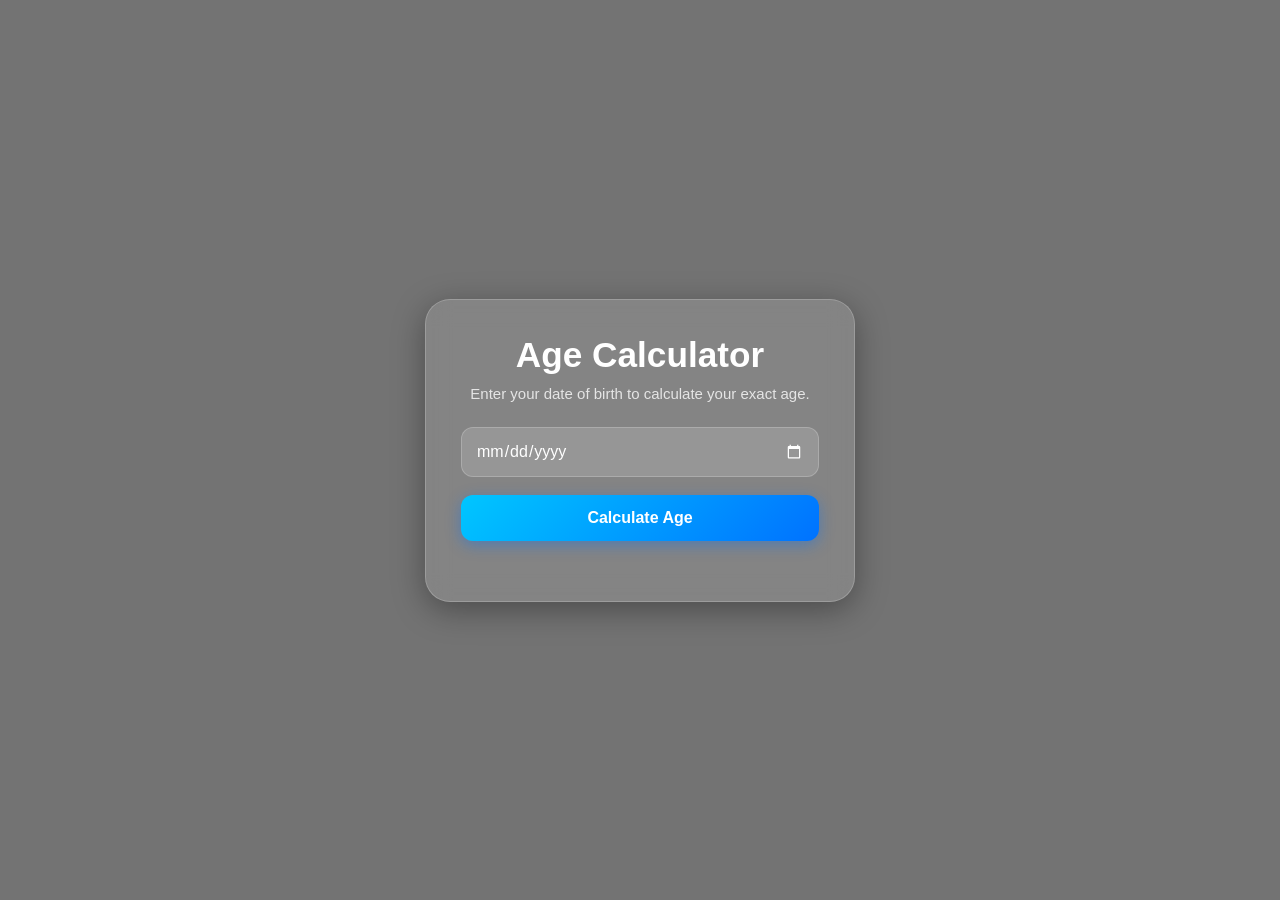
<file: codeAlpha_AgeCalculator/index.html>
<html lang="en">
<head>
    <meta charset="UTF-8">
    <meta name="viewport" content="width=device-width, initial-scale=1.0">
    <title>Age Calculator</title>
    <link rel="stylesheet" href="style.css">
</head>
<body>

    <div class="container">
        <div class="card">
            <h1>Age Calculator</h1>
            <p>Enter your date of birth to calculate your exact age.</p>

            <input type="date" id="dob">
            <button onclick="calculateAge()">Calculate Age</button>

            <div id="result"></div>
        </div>
    </div>

    <script src="script.js"></script>
</body>
</html>
</file>
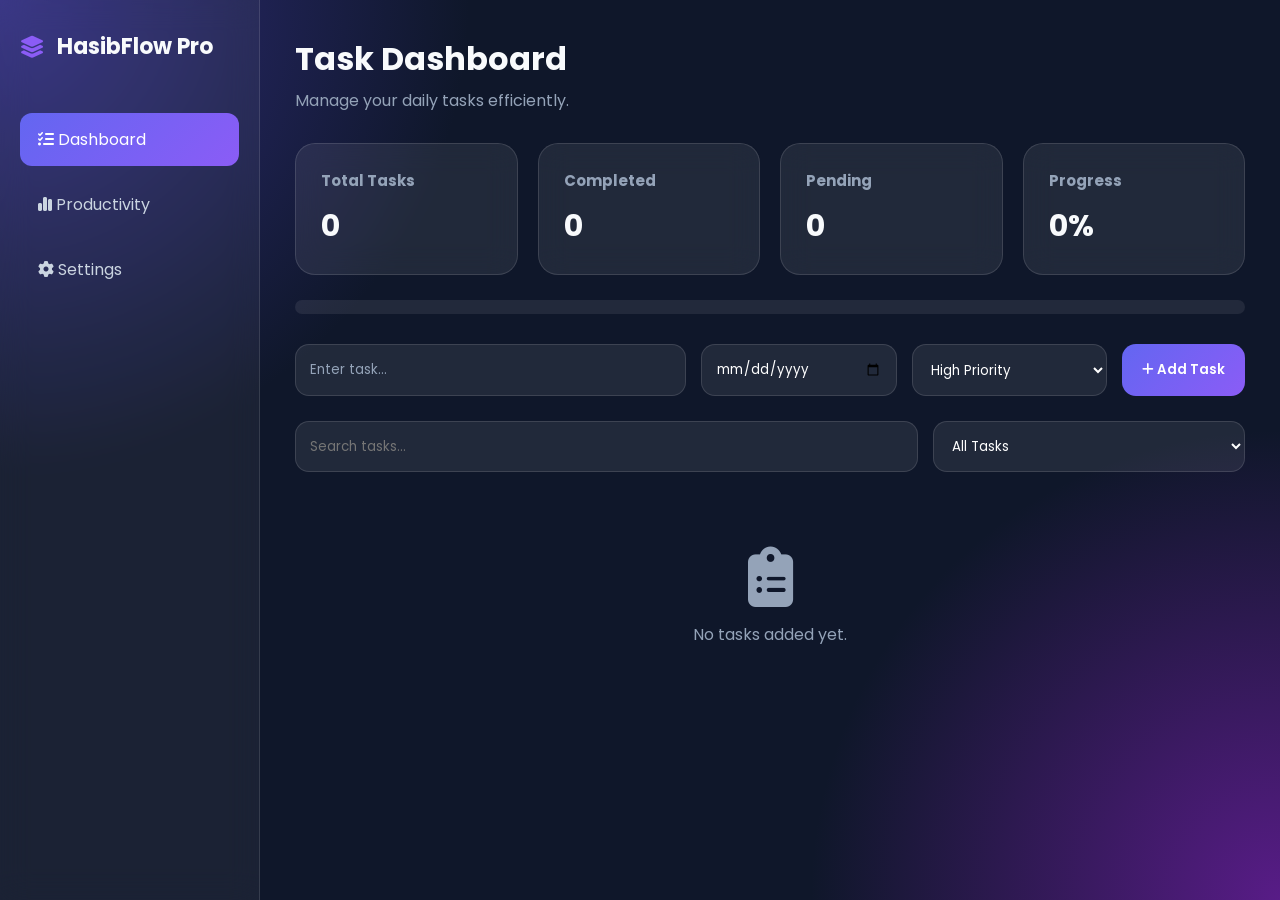
<file: ToDoList/index.html>
<!DOCTYPE html>
<html lang="en">
<head>
    <meta charset="UTF-8">
    <meta name="viewport" content="width=device-width, initial-scale=1.0">
    <title>TaskFlow Pro</title>

    <!-- Google Fonts -->
    <link href="https://fonts.googleapis.com/css2?family=Poppins:wght@300;400;500;600;700&display=swap" rel="stylesheet">

    <!-- Font Awesome -->
    <link rel="stylesheet"
        href="https://cdnjs.cloudflare.com/ajax/libs/font-awesome/6.5.1/css/all.min.css">

    <link rel="stylesheet" href="style.css">
</head>
<body>

<div class="container">

    <!-- Sidebar -->
    <aside class="sidebar">
        <div class="logo">
            <i class="fa-solid fa-layer-group"></i>
            <span>HasibFlow Pro</span>
        </div>

        <nav>
            <a href="#" class="active">
                <i class="fa-solid fa-list-check"></i>
                Dashboard
            </a>

            <a href="#">
                <i class="fa-solid fa-chart-simple"></i>
                Productivity
            </a>

            <a href="#">
                <i class="fa-solid fa-gear"></i>
                Settings
            </a>
        </nav>
    </aside>

    <!-- Main Content -->
    <main class="main-content">

        <!-- Header -->
        <header class="header">
            <div>
                <h1>Task Dashboard</h1>
                <p>Manage your daily tasks efficiently.</p>
            </div>
        </header>

        <!-- Stats -->
        <section class="stats">

            <div class="card">
                <h3>Total Tasks</h3>
                <span id="totalTasks">0</span>
            </div>

            <div class="card">
                <h3>Completed</h3>
                <span id="completedTasks">0</span>
            </div>

            <div class="card">
                <h3>Pending</h3>
                <span id="pendingTasks">0</span>
            </div>

            <div class="card">
                <h3>Progress</h3>
                <span id="progressPercent">0%</span>
            </div>

        </section>

        <!-- Progress -->
        <section class="progress-section">
            <div class="progress-bar">
                <div id="progressFill"></div>
            </div>
        </section>

        <!-- Add Task -->
        <section class="task-form">

            <input
                type="text"
                id="taskInput"
                placeholder="Enter task..."
            >

            <input
                type="date"
                id="dueDate"
            >

            <select id="priority">
                <option class="abc" value="High">High Priority</option>
                <option class="abc" value="Medium">Medium Priority</option>
                <option class="abc" value="Low">Low Priority</option>
            </select>

            <button id="addTaskBtn">
                <i class="fa-solid fa-plus"></i>
                Add Task
            </button>

        </section>

        <!-- Search -->
        <section class="search-filter">

            <input
                type="text"
                id="searchInput"
                placeholder="Search tasks..."
            >

            <select id="filterTasks">
                <option class="abc" value="all">All Tasks</option>
                <option class="abc" value="completed">Completed</option>
                <option class="abc" value="pending">Pending</option>
            </select>

        </section>

        <!-- Task List -->
        <section class="tasks-container">

            <ul id="taskList">

            </ul>

            <div id="emptyState">
                <i class="fa-solid fa-clipboard-list"></i>
                <p>No tasks added yet.</p>
            </div>

        </section>

    </main>

</div>

<script src="script.js"></script>

</body>
</html>
</file>
<file: codeAlpha_AgeCalculator/style.css>
* {
    margin: 0;
    padding: 0;
    box-sizing: border-box;
    font-family: 'Poppins', sans-serif;
}

body {
    min-height: 100vh;
    display: flex;
    justify-content: center;
    align-items: center;
    background: linear-gradient(rgba(0,0,0,0.55), rgba(0,0,0,0.55)),
    url('https://images.unsplash.com/photo-1498050108023-c5249f4df085?q=80&w=1400&auto=format&fit=crop') center/cover no-repeat;
    overflow: hidden;
}

.container {
    width: 100%;
    padding: 20px;
    display: flex;
    justify-content: center;
    align-items: center;
}

.card {
    width: 100%;
    max-width: 430px;
    padding: 35px;
    border-radius: 25px;
    background: rgba(255, 255, 255, 0.12);
    backdrop-filter: blur(12px);
    border: 1px solid rgba(255,255,255,0.2);
    box-shadow: 0 8px 32px rgba(0,0,0,0.35);
    text-align: center;
    color: white;
    animation: fadeIn 1s ease;
}

.card h1 {
    font-size: 2.2rem;
    margin-bottom: 10px;
    color: #ffffff;
}

.card p {
    font-size: 15px;
    margin-bottom: 25px;
    color: #e5e5e5;
}

input {
    width: 100%;
    padding: 14px;
    border-radius: 12px;
    border: none;
    outline: none;
    font-size: 16px;
    margin-bottom: 18px;
    background: rgba(255,255,255,0.15);
    color: white;
    border: 1px solid rgba(255,255,255,0.2);
}

input::-webkit-calendar-picker-indicator {
    filter: invert(1);
    cursor: pointer;
}

button {
    width: 100%;
    padding: 14px;
    border: none;
    border-radius: 12px;
    background: linear-gradient(135deg, #00c6ff, #0072ff);
    color: white;
    font-size: 16px;
    font-weight: 600;
    cursor: pointer;
    transition: all 0.3s ease;
    box-shadow: 0 4px 15px rgba(0, 114, 255, 0.4);
}

button:hover {
    transform: translateY(-2px) scale(1.02);
    box-shadow: 0 6px 20px rgba(0, 114, 255, 0.6);
}

#result {
    margin-top: 25px;
    font-size: 20px;
    line-height: 1.8;
    color: white;
    font-weight: 500;
}

#result span {
    color: #00e5ff;
    font-size: 28px;
    font-weight: bold;
}

@keyframes fadeIn {
    from {
        opacity: 0;
        transform: translateY(30px);
    }
    to {
        opacity: 1;
        transform: translateY(0);
    }
}

@media (max-width: 500px) {
    .card {
        padding: 25px;
    }

    .card h1 {
        font-size: 1.8rem;
    }

    #result {
        font-size: 18px;
	}
}
</file>
<file: ToDoList/style.css>
/* =========================
   TaskFlow Pro - style.css
========================= */

@import url('https://fonts.googleapis.com/css2?family=Poppins:wght@300;400;500;600;700&display=swap');

:root{
    --bg:#0f172a;
    --card:rgba(255,255,255,0.08);
    --border:rgba(255,255,255,0.12);
    --text:#f8fafc;
    --muted:#94a3b8;
    --primary:#6366f1;
    --secondary:#8b5cf6;
    --success:#10b981;
    --danger:#ef4444;
    --warning:#f59e0b;
}

*{
    margin:0;
    padding:0;
    box-sizing:border-box;
    font-family:'Poppins',sans-serif;
}

body{
    background:
    radial-gradient(circle at top left,#312e81 0%,transparent 30%),
    radial-gradient(circle at bottom right,#581c87 0%,transparent 30%),
    var(--bg);
    min-height:100vh;
    color:var(--text);
}

.container{
    display:flex;
    min-height:100vh;
}

/* Sidebar */

.sidebar{
    width:260px;
    background:rgba(255,255,255,0.05);
    backdrop-filter:blur(15px);
    border-right:1px solid var(--border);
    padding:30px 20px;
    position:sticky;
    top:0;
    height:100vh;
}

.logo{
    display:flex;
    align-items:center;
    gap:12px;
    font-size:22px;
    font-weight:700;
    margin-bottom:50px;
}

.logo i{
    color:#8b5cf6;
}

.sidebar nav{
    display:flex;
    flex-direction:column;
    gap:12px;
}

.sidebar nav a{
    text-decoration:none;
    color:#cbd5e1;
    padding:14px 18px;
    border-radius:12px;
    transition:.3s;
}

.sidebar nav a:hover,
.sidebar nav a.active{
    background:linear-gradient(
    135deg,
    var(--primary),
    var(--secondary)
    );
    color:white;
}

/* Main */

.main-content{
    flex:1;
    padding:35px;
}

.header h1{
    font-size:32px;
    margin-bottom:5px;
}

.header p{
    color:var(--muted);
}

/* Cards */

.stats{
    display:grid;
    grid-template-columns:repeat(auto-fit,minmax(220px,1fr));
    gap:20px;
    margin-top:30px;
}

.card{
    background:var(--card);
    backdrop-filter:blur(15px);
    border:1px solid var(--border);
    border-radius:20px;
    padding:25px;
    transition:.3s;
}

.card:hover{
    transform:translateY(-4px);
}

.card h3{
    color:var(--muted);
    font-size:15px;
    margin-bottom:12px;
}

.card span{
    font-size:30px;
    font-weight:700;
}

/* Progress */

.progress-section{
    margin-top:25px;
}

.progress-bar{
    width:100%;
    height:14px;
    border-radius:50px;
    overflow:hidden;
    background:rgba(255,255,255,0.08);
}

#progressFill{
    height:100%;
    width:0%;
    border-radius:50px;
    background:linear-gradient(
    90deg,
    #6366f1,
    #8b5cf6
    );
    transition:.4s;
}

/* Task Form */

.task-form{
    display:grid;
    grid-template-columns:2fr 1fr 1fr auto;
    gap:15px;
    margin-top:30px;
}

.task-form input,
.task-form select{
    background:var(--card);
    border:1px solid var(--border);
    color:white;
    padding:14px;
    border-radius:14px;
    outline:none;
}

.task-form input::placeholder{
    color:#94a3b8;
}

.task-form button{
    border:none;
    cursor:pointer;
    border-radius:14px;
    padding:14px 20px;
    color:white;
    font-weight:600;
    background:linear-gradient(
    135deg,
    var(--primary),
    var(--secondary)
    );
    transition:.3s;
}

.task-form button:hover{
    transform:translateY(-2px);
}

/* Search */

.search-filter{
    display:grid;
    grid-template-columns:2fr 1fr;
    gap:15px;
    margin-top:25px;
}

.search-filter input,
.search-filter select{
    background:var(--card);
    border:1px solid var(--border);
    color:white;
    padding:14px;
    border-radius:14px;
    outline:none;
}

/* Tasks */

.tasks-container{
    margin-top:25px;
}

#taskList{
    list-style:none;
}

.task-item{
    background:var(--card);
    border:1px solid var(--border);
    border-radius:18px;
    padding:18px;
    margin-bottom:15px;
    display:flex;
    justify-content:space-between;
    align-items:center;
    gap:20px;
    transition:.3s;
}

.task-item:hover{
    transform:translateY(-2px);
}

.task-left{
    flex:1;
}

.task-title{
    font-size:16px;
    font-weight:600;
}

.task-meta{
    margin-top:6px;
    color:var(--muted);
    font-size:13px;
}

.completed .task-title{
    text-decoration:line-through;
    opacity:.6;
}

.priority{
    padding:5px 10px;
    border-radius:20px;
    font-size:12px;
    font-weight:600;
	color:Black;
}
.abc.abc{
	color:black;
}

.high{
    background:rgba(239,68,68,.2);
    color:Black;
}

.medium{
    background:rgba(245,158,11,.2);
    color:Black;
}

.low{
    background:rgba(16,185,129,.2);
    color:Black;
}

.actions{
    display:flex;
    gap:10px;
}

.actions button{
    border:none;
    cursor:pointer;
    padding:10px 12px;
    border-radius:10px;
    color:white;
}

.complete-btn{
    background:var(--success);
}

.edit-btn{
    background:var(--warning);
}

.delete-btn{
    background:var(--danger);
}

/* Empty State */

#emptyState{
    text-align:center;
    padding:50px;
    color:var(--muted);
}

#emptyState i{
    font-size:60px;
    margin-bottom:15px;
}

/* Responsive */

@media(max-width:992px){

    .sidebar{
        display:none;
    }

    .task-form{
        grid-template-columns:1fr;
    }

    .search-filter{
        grid-template-columns:1fr;
    }

    .main-content{
        padding:20px;
    }
}

@media(max-width:600px){

    .task-item{
        flex-direction:column;
        align-items:flex-start;
    }

    .actions{
        width:100%;
    }

    .actions button{
        flex:1;
    }
}
</file>
